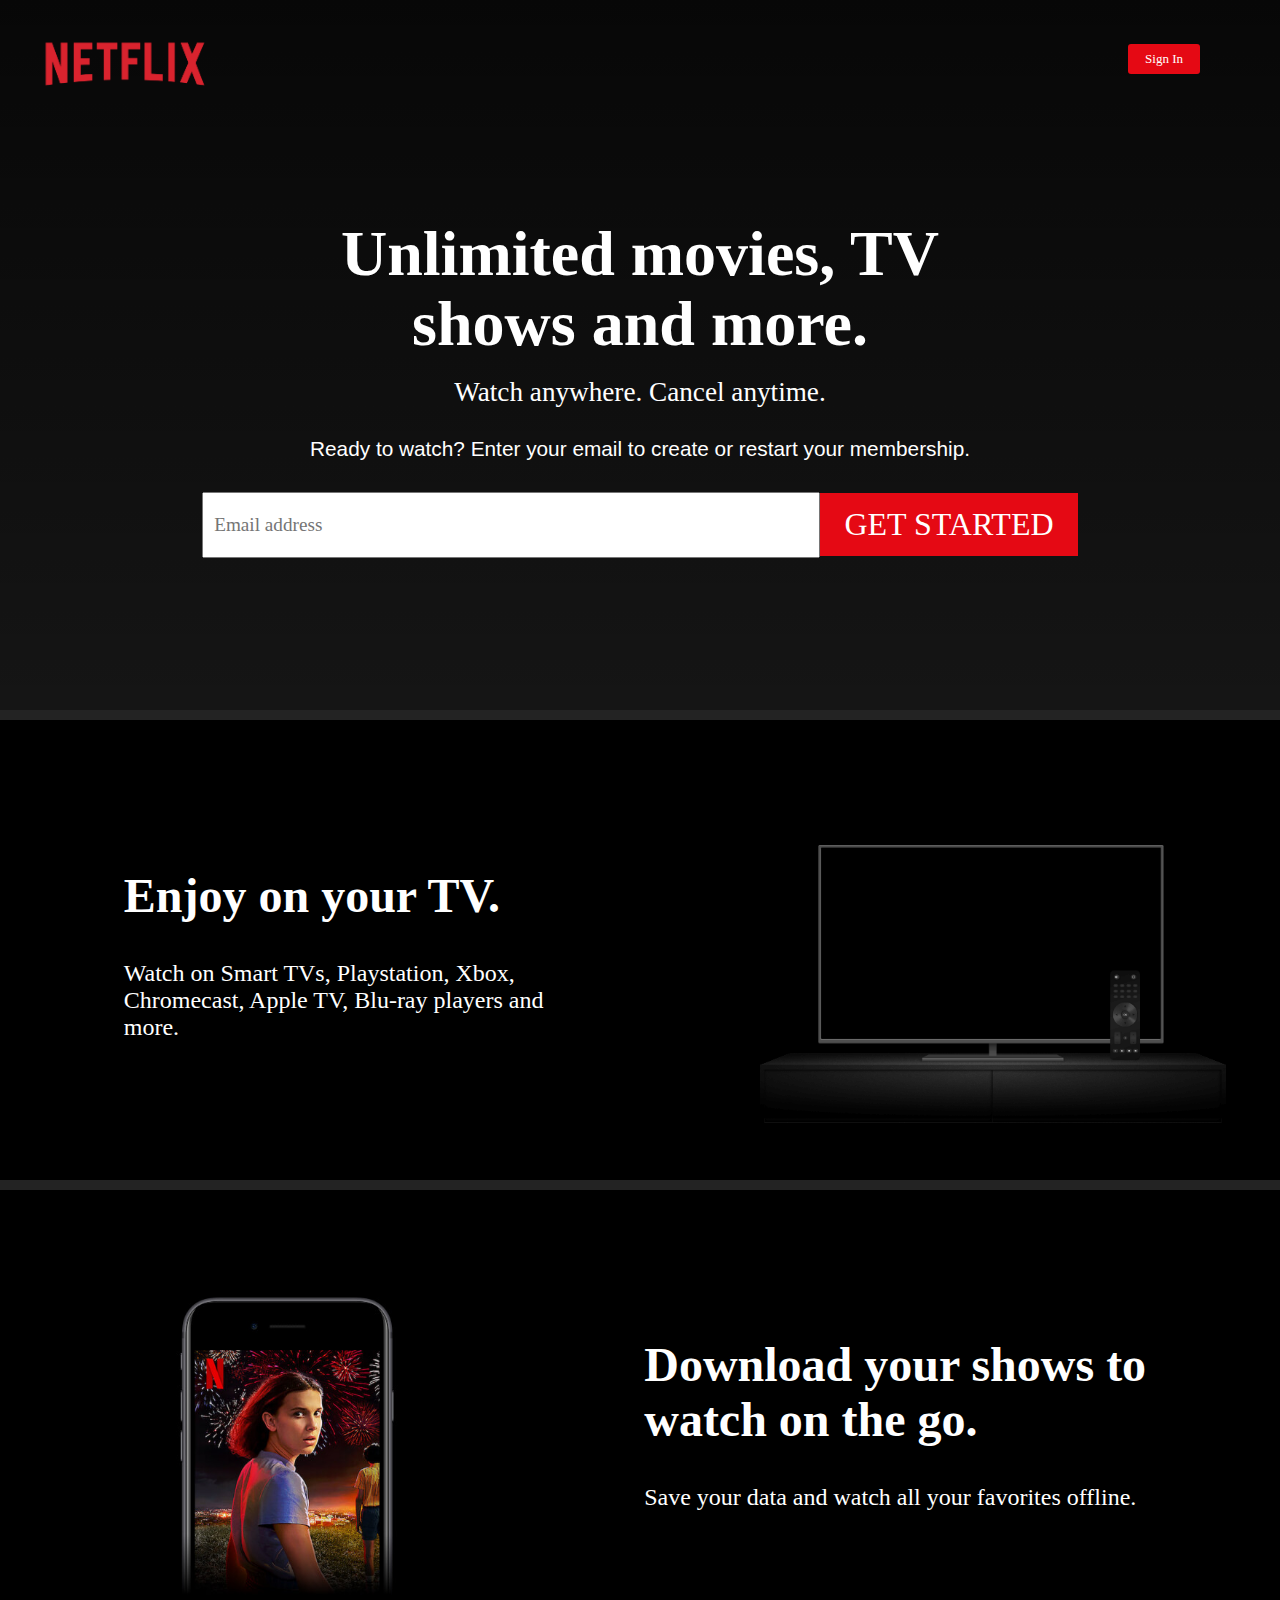
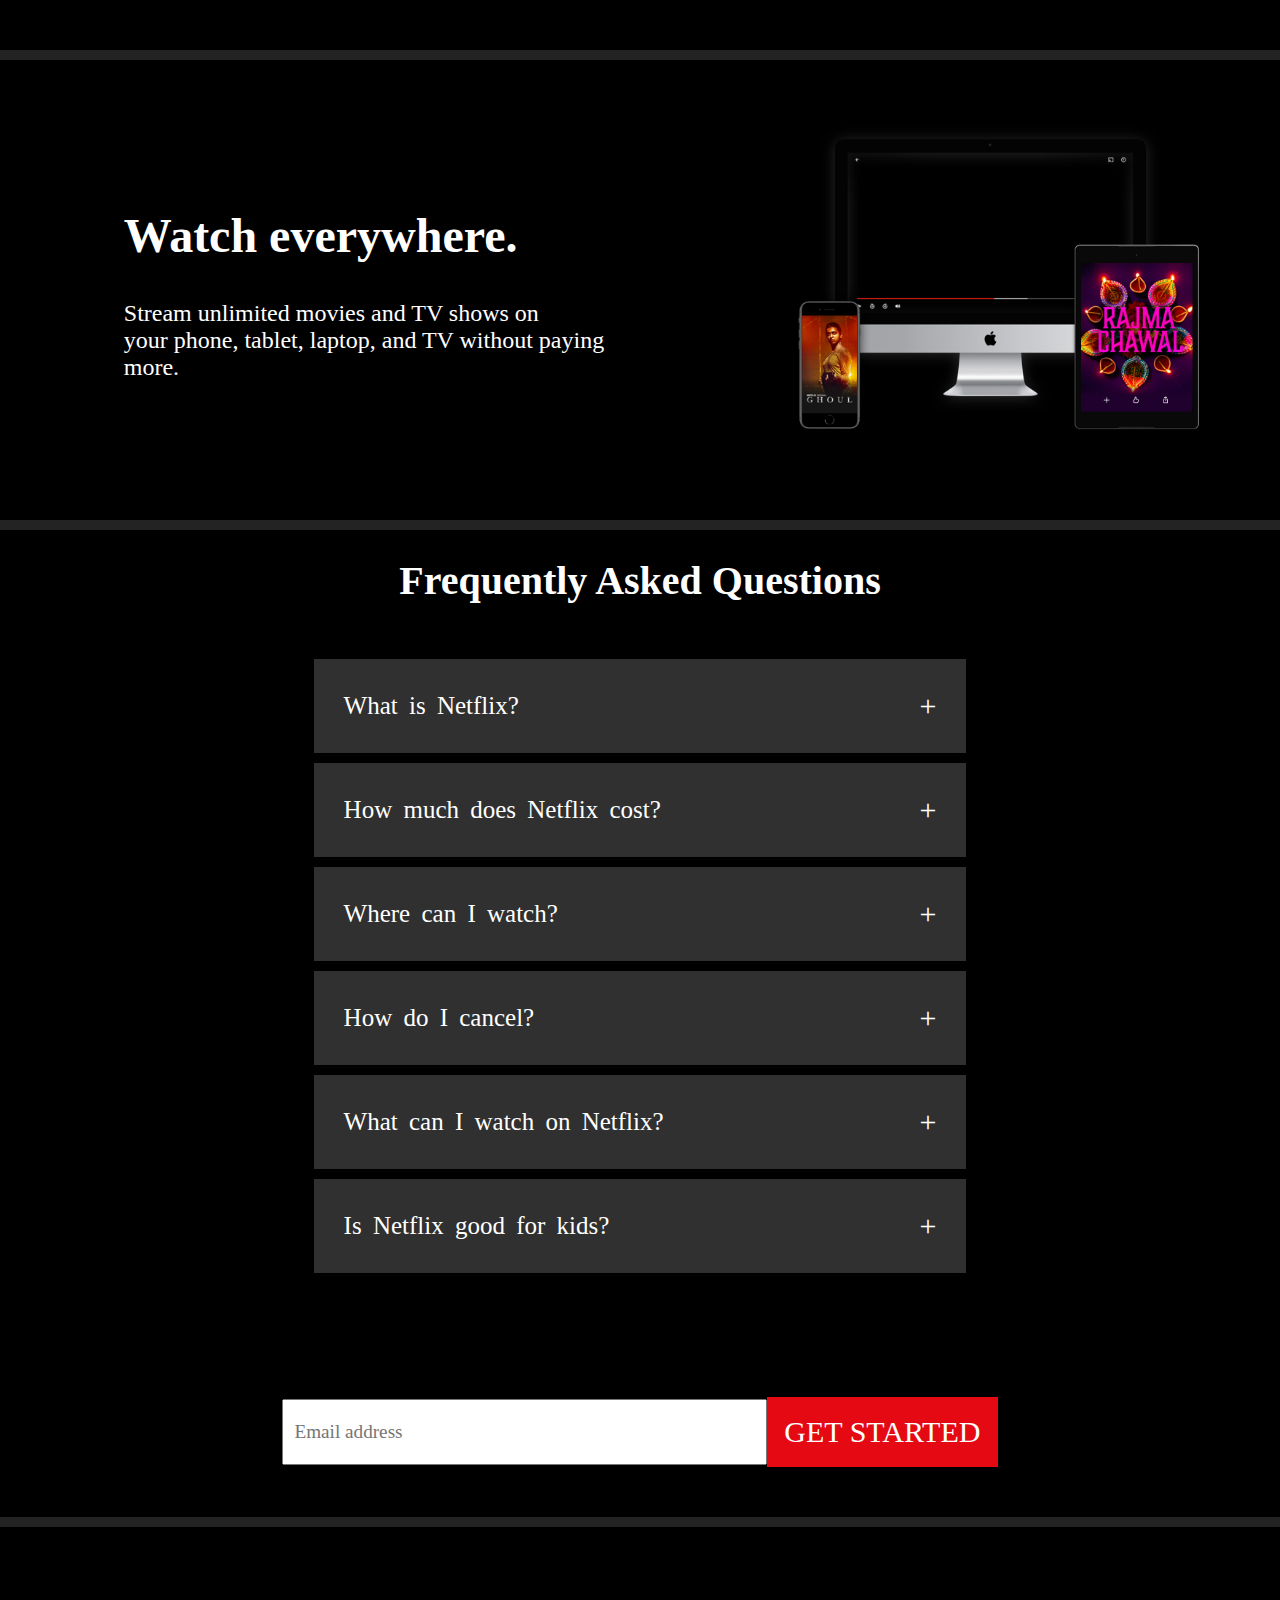
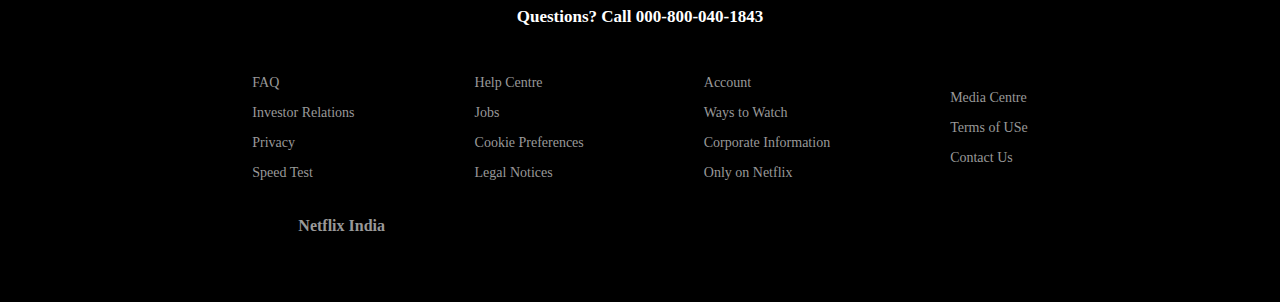
<file: HTML/index.html>
<!DOCTYPE html>
<html lang="en">

<head>
  <meta charset="UTF-8">
  <meta name="viewport" content="width=device-width, initial-scale=1.0">
  <meta http-equiv="X-UA-Compatible" content="ie=edge">

  <title>Netflix India – Watch TV Shows Online, Watch Movies Online</title>
  <link rel="icon" type="image/x-icon" href="/netflix/favicon.png">
  <link rel="stylesheet" href="/CSS/style.css">
</head>

<body>
  

  <div class="main">
    <div class="navbar">
      <li class="logo"><img src="/netflix/HelloIMG1642238625553.png"></li>
      <li><a class="buttons" href="/HTML/sign-in.html">Sign In</a></li>

    </div>
    <div class="area">
      <h1>Unlimited movies, TV <br>shows and more.</h1>
      <h3>Watch anywhere. Cancel anytime.
      </h3>
      <p>Ready to watch? Enter your email to create or restart your membership.
      </p>
      <div class="search">
        <input type="text" class="box" placeholder="Email address">
        <span class="getstarted">
          <a href="/HTML/sign-up.html">Get Started</a>
        </span>
      </div>

    </div>
  </div>


  <div class="container1">
    <div class="text">
      <h1>Enjoy on your TV.
      </h1>
      <p>
        Watch on Smart TVs, Playstation, Xbox, <br>
        Chromecast, Apple TV, Blu-ray players and<br>
        more.
      </p>
    </div>
    <div class="image">
      <img src="/netflix/tv.png">
    </div>
  </div>

  <div class="container1">

    <div class="image">
      <img src="/netflix/mobile-0819.jpg">
    </div>
    <div class="text">
      <h1>Download your shows to watch on the go.
      </h1>
      <p>
        Save your data and watch all your favorites offline.
      </p>
    </div>
  </div>


  <div class="container1">
    <div class="text">
      <h1>Watch everywhere.

      </h1>
      <p>
        Stream unlimited movies and TV shows on <br>your phone, tablet, laptop, and TV without paying more.

      </p>
    </div>
    <div class="image">
      <img src="/netflix/device-pile-in.png">

    </div>
  </div>

  <div class="question">
    <h1>Frequently Asked Questions</h1>


    <div class="quest" onclick="myFunction1()">
      <div class="textbox">What is Netflix?</div>
      <p class="plus" style="padding: 0px 30px; font-size: 30px;">+</p>
    </div>

    <div class="ans" id="ans1" style="display: none;">
      <div class="textbox">
        <p>Netflix is a streaming service that offers a wide variety of award-winning TV shows, movies, anime,
          documentaries and more – on thousands of internet-connected devices.</p>
        <p>You can watch as much as you want, whenever you want, without a single ad – all for one low monthly price.
          There's always something new to discover, and new TV shows and movies are added every week!</p>
      </div>
    </div>


    <div class="quest" onclick="myFunction2()">
      <div class="textbox">How much does Netflix cost?</div>
      <p class="plus" style="padding-right: 30px; font-size: 30px;">+</p>
    </div>

    <div class="ans" id="ans2" style="display: none;">
      <div class="textbox">
        <p>Watch Netflix on your smartphone, tablet, Smart TV, laptop, or streaming device, all for one.</p>
        <p>fixed monthly fee. Plans range from ₹ 149 to ₹ 649 a month. No extra costs, no contracts.</p>
      </div>
    </div>




    <div class="quest" onclick="myFunction3()">
      <div class="textbox">Where can I watch?</div>
      <p class="plus" style="padding-right: 30px; font-size: 30px;">+</p>
    </div>

    <div class="ans" id="ans3" style="display: none;">
      <div class="textbox">
        <p>Watch anywhere, anytime. Sign in with your Netflix account to watch instantly on the web at netflix.com from
          your personal computer or on any internet-connected device that offers the Netflix app, including smart TVs,
          smartphones, tablets, streaming media players and game consoles.</p>
        <p>You can also download your favourite shows with the iOS, Android, or Windows 10 app. Use downloads to watch
          while you're on the go and without an internet connection. Take Netflix with you anywhere.</p>
      </div>
    </div>




    <div class="quest" onclick="myFunction4()">
      <div class="textbox">How do I cancel?</div>
      <p class="plus" style="padding-right: 30px; font-size: 30px;">+</p>
    </div>

    <div class="ans" id="ans4" style="display: none;">
      <div class="textbox">
        <p>Netflix is flexible. There are no annoying contracts and no commitments. You can easily.</p>
        <p>cancel your account online in two clicks. There are no cancellation fees – start or stop your account
          anytime.
        </p>
      </div>
    </div>



    <div class="quest" onclick="myFunction5()">
      <div class="textbox">What can I watch on Netflix?</div>
      <p class="plus" style="padding-right: 30px; font-size: 30px;">+</p>
    </div>

    <div class="ans" id="ans5" style="display: none;">
      <div class="textbox">
        <p>Netflix has an extensive library of feature films, documentaries, TV shows, anime,
        award-winning Netflix originals, and more. Watch as much as you want, anytime you want.</p>
      </div>
    </div>


    <div class="quest" onclick="myFunction6()">
      <div class="textbox">Is Netflix good for kids?</div>
      <p class="plus" style="padding-right: 30px; font-size: 30px;">+</p>
    </div>

    <div class="ans" id="ans6" style="display: none;">
      <div class="textbox">
        <p>The Netflix Kids experience is included in your membership to give parents control while kids enjoy
          family-friendly TV shows and films in their own space.</p>
        <p>Kids profiles come with PIN-protected parental controls that let you restrict the maturity rating of content
          kids can watch and block specific titles you don’t want kids to see.</p>
      </div>
    </div>


    <h3>Ready to watch? Enter your email to create or restart your membership.</h3>
    <div class="search1">
      <input type="text" class="box1" placeholder="Email address">
      <span class="try1">
        <a href="sign-up.html">Get Started</a>
      </span>

    </div>

  </div>
  <div class="footer">


    <div class="footercon">
      <div class="flex1">

        <h5>Questions? Call 000-800-040-1843</a>
        </h5>

      </div>

      <ul class="list1">

        <li><a href="">FAQ</a></li>
        <li><a href="">Investor Relations</a></li>
        <li><a href="">Privacy</a></li>

        <li><a href="">Speed Test</a></li>

      </ul>
      <ul class="list1">
        <li><a href="">Help Centre</a></li>
        <li><a href="">Jobs</a></li>
        <li><a href="">Cookie Preferences</a></li>
        <li><a href="">Legal Notices</a></li>

      </ul>
      <ul class="list1">
        <li><a href="">Account</a></li>
        <li><a href="">Ways to Watch</a></li>
        <li><a href="">Corporate Information</a></li>
        <li><a href="">Only on Netflix</a></li>


      </ul>
      <ul class="list1">
        <li><a href="">Media Centre</a></li>
        <li><a href="">Terms of USe</a></li>
        <li><a href="">Contact Us</a></li>



      </ul>
      <div class="end">
        <h2>
          Netflix India
        </h2>
        <h2>
        </h2>
      </div>
    </div>

  </div>


  <script src="/JS/faqs.js"></script>
</body>

</html>
</file>
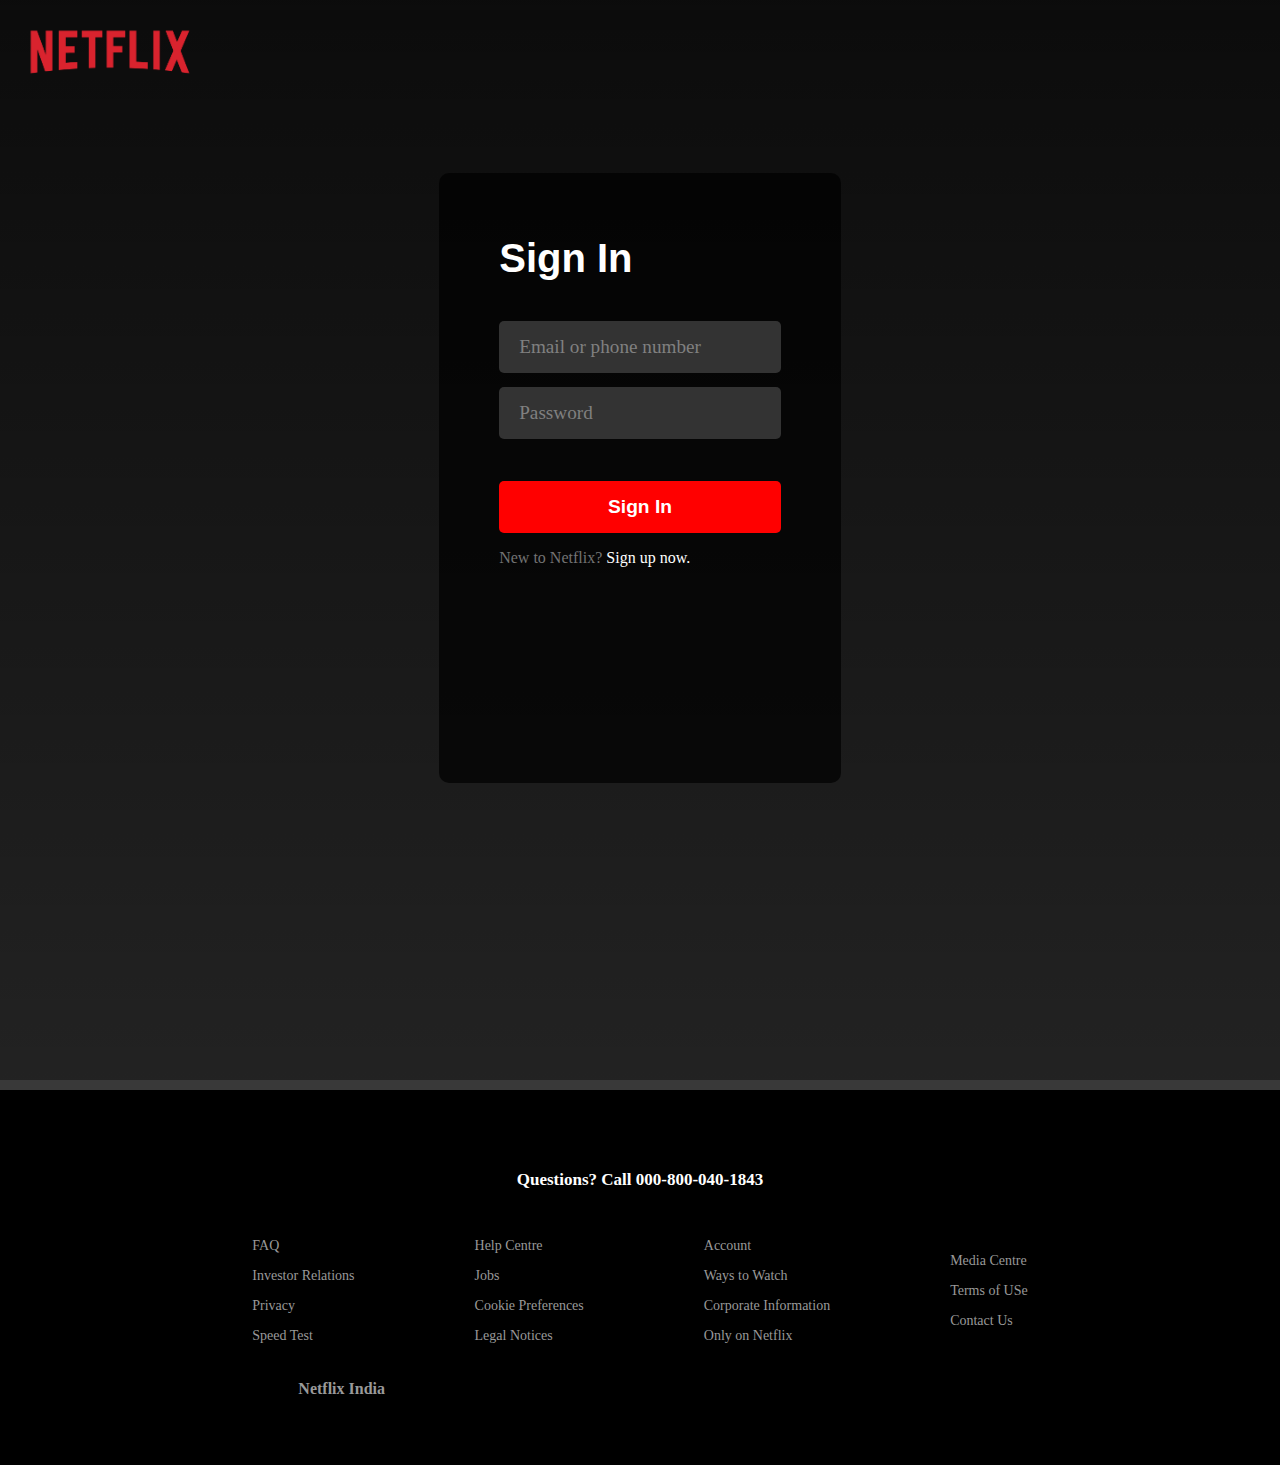
<file: HTML/sign-in.html>
<!DOCTYPE html>
<html lang="en">

<head>
    <meta charset="UTF-8">
    <meta http-equiv="X-UA-Compatible" content="IE=edge">
    <meta name="viewport" content="width=device-width, initial-scale=1.0">
    <link rel="stylesheet" href="/CSS/sign-in.css">
    <link rel="icon" type="image/x-icon" href="/netflix/favicon.png">
    <title>Netflix</title>
</head>

<body>
    <div class="main">
        <div class="navbar">
            <li class="logo"><a href="/HTML/index.html"><img src="/netflix/HelloIMG1642238625553.png"></a></li>
        </div>

        <div class="sign-in-box">
            <div class="content">
                <h2>Sign In</h2>
                <input type="email" class="email" placeholder="Email or phone number">
                <input type="password" class="password" placeholder="Password">
                <button class="sign-in-button">Sign In</button>

                <p class="sign-up-call">New to Netflix? <a href="/HTML/sign-up.html">Sign up now.</a></p>
            </div>
        </div>

    </div>

    <div class="footer">


        <div class="footercon">
            <div class="flex1">

                <h5>Questions? Call 000-800-040-1843</a>
                </h5>

            </div>

            <ul class="list1">

                <li><a href="">FAQ</a></li>
                <li><a href="">Investor Relations</a></li>
                <li><a href="">Privacy</a></li>

                <li><a href="">Speed Test</a></li>

            </ul>
            <ul class="list1">
                <li><a href="">Help Centre</a></li>
                <li><a href="">Jobs</a></li>
                <li><a href="">Cookie Preferences</a></li>
                <li><a href="">Legal Notices</a></li>

            </ul>
            <ul class="list1">
                <li><a href="">Account</a></li>
                <li><a href="">Ways to Watch</a></li>
                <li><a href="">Corporate Information</a></li>
                <li><a href="">Only on Netflix</a></li>


            </ul>
            <ul class="list1">
                <li><a href="">Media Centre</a></li>
                <li><a href="">Terms of USe</a></li>
                <li><a href="">Contact Us</a></li>



            </ul>
            <div class="end">
                <h2>
                    Netflix India
                </h2>
                <h2>
                </h2>
            </div>
        </div>

    </div>


</body>

</html>
</file>
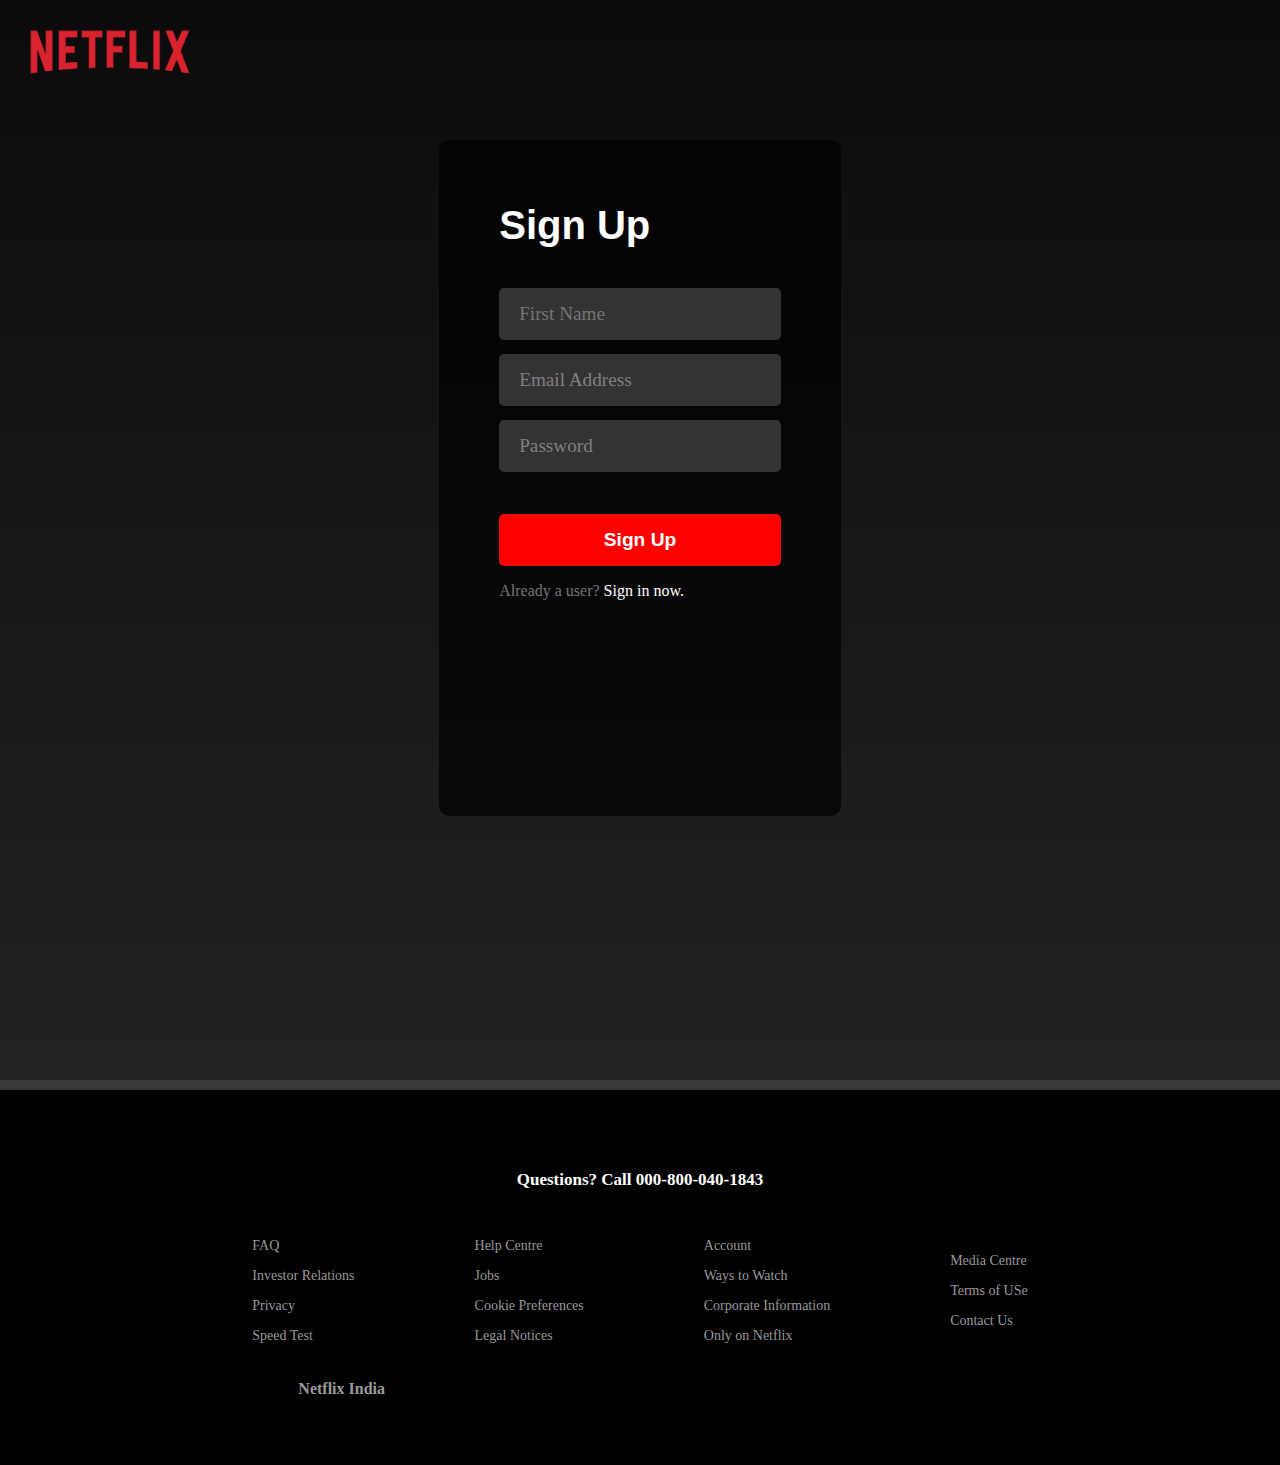
<file: HTML/sign-up.html>
<!DOCTYPE html>
<html lang="en">

<head>
    <meta charset="UTF-8">
    <meta http-equiv="X-UA-Compatible" content="IE=edge">
    <meta name="viewport" content="width=device-width, initial-scale=1.0">
    <link rel="stylesheet" href="/CSS/sign-in.css">
    <link rel="icon" type="image/x-icon" href="/netflix/favicon.png">
    <title>Netflix</title>
</head>

<body>
    <div class="main">
        <div class="navbar">
            <li class="logo"><a href="/HTML/index.html"><img src="/netflix/HelloIMG1642238625553.png"></a></li>
        </div>

        <div class="sign-in-box">
            <div class="content">
                <h2>Sign Up</h2>
                <input type="text" class="fname" placeholder="First Name">
                <input type="email" class="email" placeholder="Email Address">
                <input type="password" class="password" placeholder="Password">
                <button class="sign-in-button"><a href="browse.html">Sign Up</a></button>

                <p class="sign-up-call">Already a user? <a href="/HTML/sign-in.html">Sign in now.</a></p>
            </div>
        </div>

    </div>

    <div class="footer">


        <div class="footercon">
            <div class="flex1">

                <h5>Questions? Call 000-800-040-1843</a>
                </h5>

            </div>

            <ul class="list1">

                <li><a href="">FAQ</a></li>
                <li><a href="">Investor Relations</a></li>
                <li><a href="">Privacy</a></li>

                <li><a href="">Speed Test</a></li>

            </ul>
            <ul class="list1">
                <li><a href="">Help Centre</a></li>
                <li><a href="">Jobs</a></li>
                <li><a href="">Cookie Preferences</a></li>
                <li><a href="">Legal Notices</a></li>

            </ul>
            <ul class="list1">
                <li><a href="">Account</a></li>
                <li><a href="">Ways to Watch</a></li>
                <li><a href="">Corporate Information</a></li>
                <li><a href="">Only on Netflix</a></li>


            </ul>
            <ul class="list1">
                <li><a href="">Media Centre</a></li>
                <li><a href="">Terms of USe</a></li>
                <li><a href="">Contact Us</a></li>



            </ul>
            <div class="end">
                <h2>
                    Netflix India
                </h2>
                <h2>
                </h2>
            </div>
        </div>

    </div>


</body>

</html>
</file>
<file: CSS/style.css>
@import url("https://fonts.googleapis.com/css?family=IBM+Plex+Sans&display=swap");
@import url("https://fonts.googleapis.com/css?family=Martel+Sans&display=swap");
@import url("https://fonts.googleapis.com/css?family=Roboto&display=swap");
@font-face {
    font-family: 'Netflix Sans';
    font-display: always;
    src: url(https://assets.nflxext.com/ffe/siteui/fonts/netflix-sans/v3/NetflixSans_W_Rg.woff2) format('woff2'),url(https://assets.nflxext.com/ffe/siteui/fonts/netflix-sans/v3/NetflixSans_W_Rg.woff) format('woff')
}

body {
  margin: 0;
  padding: 0;
  flex-wrap: wrap;
  display: flex;
  font-family: "Netflix Sans";
  background-color: rgba(8, 8, 8, 0.89);
}

.main .navbar {
  display: flex;
  flex-direction: row;
  position: relative;
  align-items: center;
  width: 100%;
  /* height: 50px; */
  /* min-height: 100px; */
  align-items: center;
  justify-content: space-between;
  background-color: transparent;
  align-self: center;
  margin-top: -130px;
}

.navbar li {
  margin: 0 25px;
  list-style-type: none;
  display: flex;
  flex-direction: row;
}
.navbar li:nth-child(2) {
  margin-top: -10px;
  margin-right: 80px;
}


.logo img {
  width: 200px;
  display: flex;
  flex-direction: column;
  align-items: center;
  justify-content: center;
  align-self: center;
}

.logo {
  display: flex;
  flex-direction: column;
  align-items: center;
  justify-content: center;
  align-self: center;
}

.buttons{
  background-color: #e50914;
  padding: 7px 17px;
  color: white;
  display: flex;
  flex-direction: row;
  border-radius: 3px;
  cursor: pointer;
  text-decoration: none;
}


.main {
  width: 100%;
  background-size: cover;
  align-items: center;
  overflow-x: hidden;
  justify-content: center;
  display: flex;
  flex-direction: column;
  background-position: center;
  min-height: 710px;
  background-image: linear-gradient(rgba(0, 0, 0, 0.8), rgba(0, 0, 0, 0.4)),
    url(https://assets.nflxext.com/ffe/siteui/vlv3/a1dc92ca-091d-4ca9-a05b-8cd44bbfce6a/f9368347-e982-4856-a5a4-396796381f28/RS-en-20191230-popsignuptwoweeks-perspective_alpha_website_large.jpg);
}

.area {
  color: white;
  display: inline-flex;
  flex-direction: column;
  align-items: center;
  justify-content: center;
  text-align: center;
  margin-top: 70px;
}

.area h1 {
  font-size: 4em;
  margin-bottom: -10px;
  line-height: 1.1;
}

.area h3 {

  margin-bottom: 30px;
  font-size: 1.7em;
  font-weight: normal;
}

.area p
{
  margin-top: -1px;
  font-family: Arial, Helvetica, sans-serif;
  font-size: 1.3em;
}

.search {
  width: 150%;
  background-color: none;
  min-height: 50px;
  display: flex;
  flex-direction: row;
  align-items: center;
  justify-content: center;
  text-align: left;
  margin-top: 10px;
}

.box {
  width: 60%;
  padding: 20px 10px;
  font-family: 'Netflix sans';
  font-size: 1.2em;
}

.getstarted {
  align-items: center;
  justify-content: center;
  background-color: #e50914;
  width: 24%;
  padding: 13px 10px;
  font-size: 2em;
  text-transform: uppercase;
  text-align: center;
  
}

.getstarted a, .try1 a
{
  text-decoration: none;
  color: #fff;
}


.container1 {
  width: 100%;
  min-height: 460px;
  background-color: black;
  margin-top: 10px;
  display: flex;
  flex-direction: row;
  align-items: center;
  justify-content: space-evenly;
  text-align: left;
}

.container1 img {
  display: flex;
  justify-content: center;
  flex-direction: row;
  object-fit: contain;
  object-position: center;
  align-self: center;
  z-index: 2;
  max-width: 100%;
  height: 350px;
}

.container1 .image {
  display: flex;
  justify-content: center;
  flex-direction: row;
  align-items: center;
  align-self: center;
  object-fit: contain;
}

.text {
  color: white;
  display: flex;
  flex-direction: column;
  align-items: flex-start;
  justify-content: flex-start;
  align-self: center;
  align-content: center;
  margin: 10px 70px;
  width: 40%;
}
.text p {
  font-size: 1.5rem;
  margin-top: 5px;
  
}

.text h1 {
  font-size: 3rem;
}

.question {
  width: 100%;
  min-height: 950px;
  background-color: #000;
  margin-top: 10px;
  display: flex;
  flex-direction: column;
  align-items: center;
  justify-content: flex-end;
  text-align: center;
}

.question h1 {
  text-align: center;
  color: white;
  margin-bottom: 50px;
  text-align: center;
  font-size: 40px;
  display: flex;
  flex-direction: column;
  align-items: center;
  justify-content: center;
}

.quest {
  width: 51%;
  min-height: 75px;
  background-color: #303030;
  color: white;
  align-items: center;
  justify-content: space-between;
  display: flex;
  text-align: left;
  flex-direction: row;
  margin: 5px 0;
}

.quest .textbox {
  display: flex;
  text-align: left;

  flex-direction: row;
  align-items: center;
  justify-content: center;
  justify-items: center;
  align-self: center;
  font-size: 25px;
  margin: 0 30px;
  word-spacing: 5px;
  text-align: left;
}

.quest i {
  margin: 0 30px;
  font-size: 40px;
  color: rgb(255, 255, 255);
}

.quest:focus {
  background-color: red;
}

.search1 {
  width: 60%;
  background-color: none;
  min-height: 80px;
  display: flex;
  flex-direction: row;
  align-items: center;
  justify-content: center;
  text-align: left;
  margin-top: 10px;
  
}

.box1 {
  width: 60%;
  padding: 20px 10px;
  font-family: 'Netflix sans';
  font-size: 1.2em;
}

.try1 {
  display: flex;
  flex-direction: row;
  align-items: center;
  justify-content: center;
  background-color: #e50914;
  min-height: 70px;
  width: 30%;
  color: white;
  font-size: 30px;
  margin: 50px 0;
  text-transform: uppercase;
}

.question h4 {
  color: white;
  margin-top: -20px;
  padding-bottom: 40px;
}

.footer {
  display: flex;
  flex-direction: column;
  width: 100%;
  min-height: 375px;
  background-color: black;
  margin-top: 10px;
  justify-content: space-around;
}

.footercon {
  display: flex;
  flex-direction: row;
  width: 100%;
  justify-content: center;
  align-items: center;
  flex-wrap: wrap;
  min-height: 50px;
  background-color: transparent;
}

.footer .flex1 {
  color: #999;
  justify-content: space-around;
  align-items: flex-start;
  display: flex;
  flex-direction: row;
  flex-wrap: wrap;
  width: 100%;
  font-size: 17px;
  min-height: 30px;
}

.footer .flex1 h5 {
  align-self: flex-start;
  color: white;
  font-size: 1em;
  
}

.list1 {
  color: white;
  display: flex;
  flex-direction: column;
  flex-wrap: wrap;
  align-items: flex-start;
  justify-items: flex-start;
  align-self: center;
  justify-content: center;
  min-height: 50px;
  font-size: 13px;
  padding: 0px 70px;
  text-align: left;
}

.list1 li {
  font-size: 13px;
  margin: 7px -10px;
  list-style-type: none;
  text-align: left;
  display: flex;
  flex-direction: column;
  flex-wrap: wrap;
  align-items: flex-start;
  justify-items: center;
  align-self: flex-start;
  justify-content: center;
}

.list1 li a {
  color: #999;
  text-decoration: none;
  font-size: 14px;
}

li a {
  font-size: 13px;
  text-align: center;
  color: #999;
}

.footertxt {
  color: white;
  display: flex;
  flex-direction: row;
  align-items: flex-end;
  justify-content: flex-end;
}

.end {
  width: 100%;
  min-height: 50px;
  /* background-color: black; */
  justify-content: space-around;
  align-items: center;
  display: flex;
  flex-direction: row;
  flex-wrap: wrap;
  color: #999;
  /* margin-top: -60px; */
}

.end h2 {
  display: flex;
  flex-direction: row;
  font-size: 16px;
}


.ans {
  width: 51%;
  min-height: 75px;
  background-color: #303030;
  color: white;
  align-items: center;
  justify-content: space-between;
  display: flex;
  text-align: left;
  flex-direction: row;
  margin: 5px 0;
}

.ans .textbox {
  display: flex;
  text-align: left;

  flex-direction: column;
  align-items: center;
  justify-content: center;
  justify-items: center;
  align-self: center;
  font-size: 25px;
  margin: 0 30px;
  word-spacing: 5px;
  text-align: left;
}

@media (min-width: 250px) and (max-width: 980px) {
  body {
    display: flex;
    flex-direction: column;
    flex-wrap: wrap;
  }
  .container1 {
    display: flex;
    flex-direction: column;
    justify-content: space-evenly;
    align-items: center;
    align-self: center;
  }

  .area
  {
    margin-top: -50px;
  }

  .area h1 {
    font-size: 40px;
    line-height: 60px;
  }

  .area h3 {
    margin-top: 10px;
  }

  .container1 img {
    width: 60%;
  }
  .navbar {
    display: flex;
    flex-direction: row;
    /* background-color: black; */
    align-items: center;
    /* justify-content: center; */
    padding: 0;
    min-height: 250px;
    margin-bottom: 30px;
  }

  .navbar li {
    margin: 0px 2px;
    list-style-type: none;
    display: flex;
    flex-direction: row;
  }

  .navbar li:nth-child(2) {
    margin-top: -10px;
    margin-right: 19px;
  }

  .search {
    display: flex;
    flex-direction: column;
    margin: 30px;
    width: 50%;
    margin: 0 10px;
  }

  .box {
    width: 150%;
    margin-bottom: 20px;
    margin: 30px;
  }

  .getstarted {
    width: 64%;
    margin: 0 10px;
    font-size: 17px;
    min-height: fit-content;
    margin-bottom: 20px;
  }


  .search1 {
    display: flex;
    flex-direction: column;
    margin: 30px;
    width: 50%;
    margin: 0 10px;
    margin-bottom: 40px;
  }

  h4 {
    color: white;
  }

  .box1 {
    width: 150%;
    margin-bottom: 20px;
    margin: 30px;
  }

  .try1 {
    width: 200px;
    margin: 0 10px;
    font-size: 17px;
    min-height: 50px;
  }
  .text {
    display: flex;
    flex-direction: column;
    justify-content: center;
    align-items: center;
    align-self: center;
    text-align: center;
    margin-left: 10px;
    margin-right: 10px;
    width: 100%;
  }

  .text h1 {
    font-size: 1.5rem;
    margin-left: 10px;
    margin-right: 10px;
  }

  .text p {
    font-size: 1rem;
    margin-left: 10px;
    margin-right: 10px;
    width: 100%;
  }


  .quest .textbox {
    font-size: 20px;
    margin-left: 10px;
    margin-right: 10px;
  }

  .quest {
    width: 90%;
    min-height: 10px;
    margin: 5px 5px;
  }

  .footer
  {
    width: 100%;
  }

  .footercon {
    display: flex;
    flex-direction: column;
  }

  .footercon .list1
  {
    flex-direction: row;
    justify-content: space-evenly;
    width: 60%;
    align-items: center;
  }

  .footercon .list1 li a
  {
    padding: 2px 30px;
    font-size: 1.2em;
  }

  .ans .textbox {
    font-size: 20px;
    margin-left: 10px;
    margin-right: 10px;
  }

  .ans {
    width: 90%;
    min-height: 75px;
    margin-left: 10px;
    margin-right: 10px;
  }
}
</file>
<file: CSS/sign-in.css>
@font-face {
    font-family: 'Netflix Sans';
    font-display: always;
    src: url(https://assets.nflxext.com/ffe/siteui/fonts/netflix-sans/v3/NetflixSans_W_Rg.woff2) format('woff2'),url(https://assets.nflxext.com/ffe/siteui/fonts/netflix-sans/v3/NetflixSans_W_Rg.woff) format('woff')
}



body {
    margin: 0;
    padding: 0;
    background-color: rgba(8, 8, 8, 0.8);
}



.main {
    width: 100%;
    background-size: cover;
    background-position: center;
    height: 120vh;
    background-image: linear-gradient(rgba(0, 0, 0, 0.8), rgba(0, 0, 0, 0.4)),
    url(https://assets.nflxext.com/ffe/siteui/vlv3/a1dc92ca-091d-4ca9-a05b-8cd44bbfce6a/f9368347-e982-4856-a5a4-396796381f28/RS-en-20191230-popsignuptwoweeks-perspective_alpha_website_large.jpg);
    background-size: cover;
}


.navbar .logo img
{
    width: 200px;
    padding: 10px 10px;
}


.sign-in-box
{
    width: 100%;
    height: 60vh;
    display: flex;
    flex-direction: column;
    justify-content: center;
    align-items: center;
    border-radius: 10px;
    
}

.content
{
    display: flex;
    flex-direction: column;
    background-color: rgba(0,0,0,0.7);
    padding: 30px 60px 200px;
    margin-top: 200px;
    width: 22%;
    border-radius: 10px;
}


.content h2{
    color: white;
    font-size: 2.5em;
    font-family: Arial, Helvetica, sans-serif;
}

.content .fname, .email, .password
{
    padding: 15px 20px;
    border-radius: 5px;
    font-family: 'Netflix Sans';
    font-size: 1.2em;
    margin: 7px 0px;
    background-color: #333;
    border: transparent;
}

.content .email::placeholder, .password::placeholder
{
    color: gray;
}

.content a
{
    color: white;
    text-decoration: none;
}

.main .sign-in-box .content p
{
    color: #737373;
}


.content .sign-in-button
{
    margin-top: 35px;
    padding: 15px 20px;
    font-size: 1.2em;
    font-family: Arial, Helvetica, sans-serif;
    font-weight: bold;
    color: white;
    background-color: red;
    border-radius: 5px;
    border: transparent;
    cursor: pointer;
}

.content .sign-up-call, .sign-up-now
{
    color: white;
    font-family: 'Netflix Sans';
}

.footer {
    display: flex;
    flex-direction: column;
    width: 100%;
    min-height: 375px;
    background-color: black;
    margin-top: 10px;
    justify-content: space-around;
  }
  
  .footercon {
    display: flex;
    flex-direction: row;
    width: 100%;
    justify-content: center;
    align-items: center;
    flex-wrap: wrap;
    min-height: 50px;
    background-color: transparent;
  }
  
  .footer .flex1 {
    color: #999;
    justify-content: space-around;
    align-items: flex-start;
    display: flex;
    flex-direction: row;
    flex-wrap: wrap;
    width: 100%;
    font-size: 17px;
    min-height: 30px;
  }
  
  .footer .flex1 h5 {
    align-self: flex-start;
    color: white;
    font-size: 1em;
    font-family: 'Netflix Sans';
    
  }
  
  .list1 {
    color: white;
    display: flex;
    flex-direction: column;
    flex-wrap: wrap;
    align-items: flex-start;
    justify-items: flex-start;
    align-self: center;
    justify-content: center;
    min-height: 50px;
    font-size: 13px;
    padding: 0px 70px;
    text-align: left;
  }
  
  .list1 li {
    font-size: 13px;
    margin: 7px -10px;
    list-style-type: none;
    text-align: left;
    display: flex;
    flex-direction: column;
    flex-wrap: wrap;
    align-items: flex-start;
    justify-items: center;
    align-self: flex-start;
    justify-content: center;
    font-family: 'Netflix Sans';
  }
  
  .list1 li a {
    color: #999;
    text-decoration: none;
    font-size: 14px;
  }
  
  li a {
    font-size: 13px;
    text-align: center;
    color: #999;
  }
  
  .footertxt {
    color: white;
    display: flex;
    flex-direction: row;
    align-items: flex-end;
    justify-content: flex-end;
  }
  
  .end {
    width: 100%;
    min-height: 50px;
    /* background-color: black; */
    justify-content: space-around;
    align-items: center;
    display: flex;
    flex-direction: row;
    flex-wrap: wrap;
    color: #999;
    /* margin-top: -60px; */
  }
  
  .end h2 {
    display: flex;
    flex-direction: row;
    font-size: 16px;
    font-family: 'Netflix Sans';
  }

@media (min-width: 250px) and (max-width: 980px)
{
    .content
    {
        display: flex;
        flex-direction: column;
        background-color: rgba(0,0,0,0.7);
        padding: 30px 60px 200px;
        margin-top: 200px;
        width: 60%;
        border-radius: 10px;
    }

    .footer
    {
        width: 100%;
    }

  .footercon {
    display: flex;
    flex-direction: column;
  }

  .footercon .list1
  {
    flex-direction: row;
    align-items: center;
  }

  .footercon .list1 li a
  {
    padding: 2px 20px;
    font-size: 10px;
  }

  .navbar .logo img
  {
      margin-bottom: 20px;
  }

}
</file>
